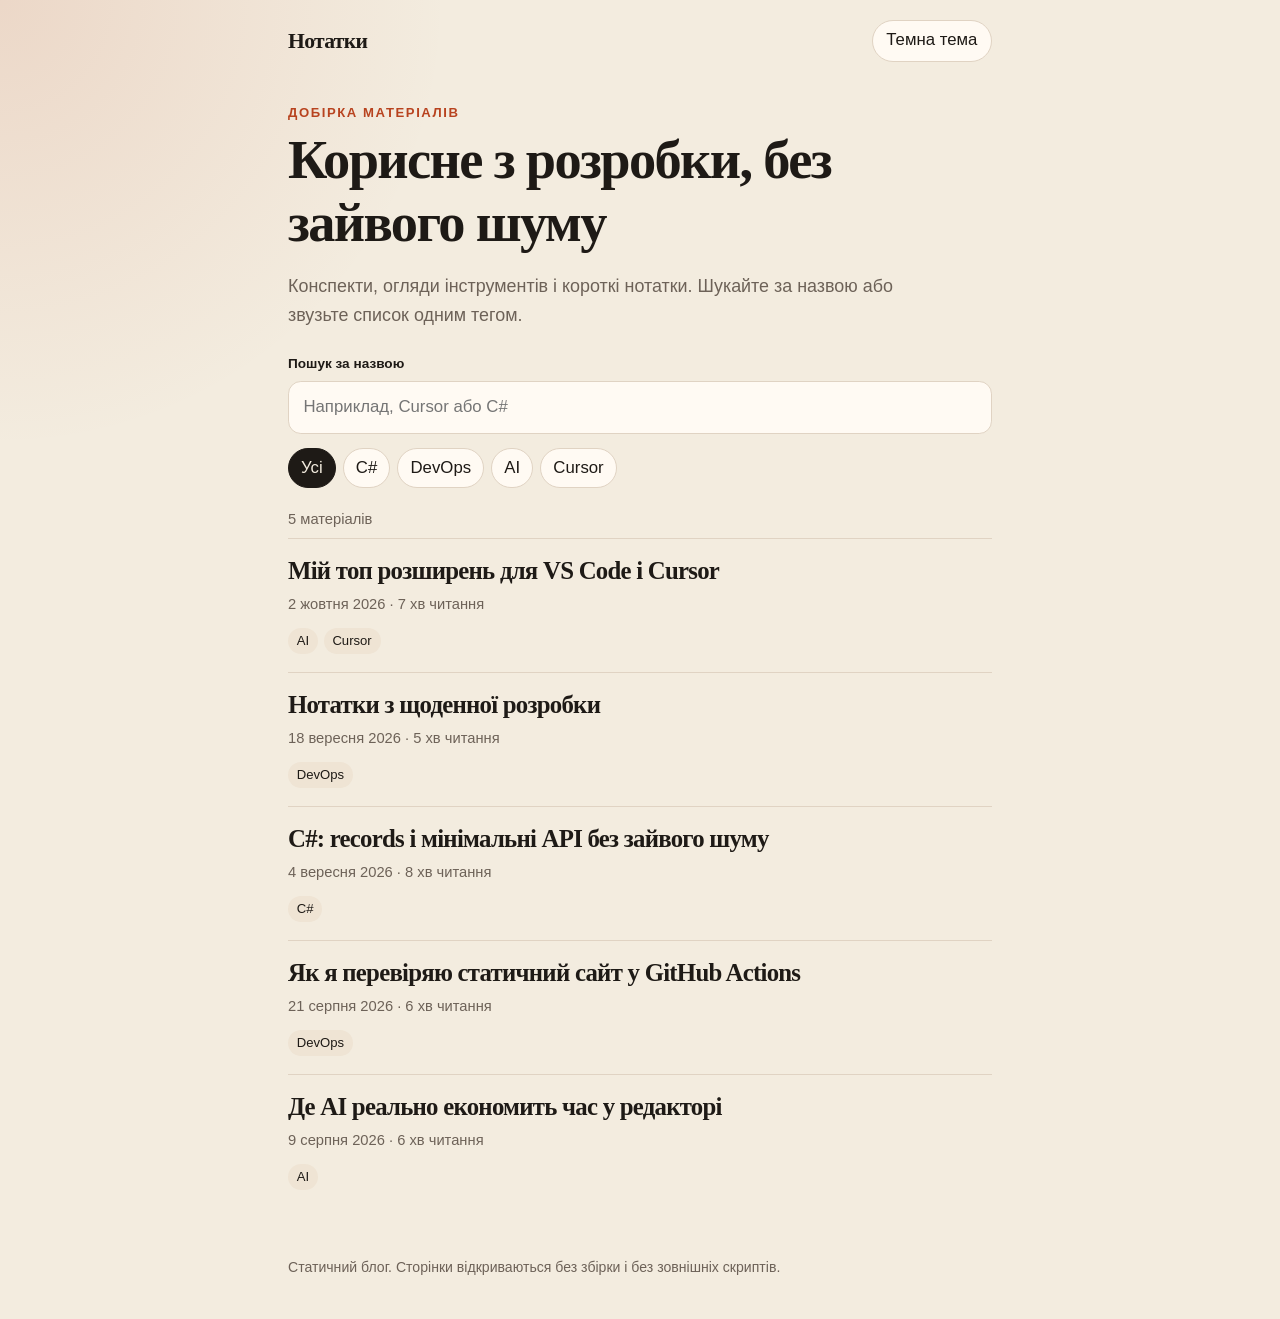
<file: index.html>
<!DOCTYPE html>
<html lang="uk">
<head>
  <meta charset="utf-8">
  <meta name="viewport" content="width=device-width, initial-scale=1">
  <title>Нотатки — добірка для розробки</title>
  <meta name="description" content="Короткі статті про C#, DevOps, AI та інструменти в редакторі.">
  <link rel="icon" href="assets/favicon.svg" type="image/svg+xml">
  <link rel="stylesheet" href="css/main.css">
  <script>
    (function () {
      try {
        var stored = localStorage.getItem("theme");
        var theme = stored || (window.matchMedia("(prefers-color-scheme: dark)").matches ? "dark" : "light");
        document.documentElement.setAttribute("data-theme", theme);
      } catch (error) {
        document.documentElement.setAttribute("data-theme", "light");
      }
    })();
  </script>
</head>
<body>
  <header class="site-header">
    <a class="brand" href="./">Нотатки</a>
    <button type="button" class="theme-toggle" data-theme-toggle>Темна тема</button>
  </header>
  <main class="page">
    <p class="kicker">Добірка матеріалів</p>
    <h1>Корисне з розробки, без зайвого шуму</h1>
    <p class="lede">Конспекти, огляди інструментів і короткі нотатки. Шукайте за назвою або звузьте список одним тегом.</p>
    <div class="toolbar">
      <label class="search">
        <span class="search-label">Пошук за назвою</span>
        <input id="search" type="search" placeholder="Наприклад, Cursor або C#" autocomplete="off">
      </label>
      <div id="tag-filters" class="tags" role="group" aria-label="Фільтр за тегами"></div>
    </div>
    <p id="result-meta" class="result-meta"></p>
    <ul id="card-list" class="cards"></ul>
    <p id="empty" class="empty" hidden>Нічого не знайдено. Спробуйте іншу назву або скиньте тег.</p>
  </main>
  <footer class="site-footer">Статичний блог. Сторінки відкриваються без збірки і без зовнішніх скриптів.</footer>
  <script src="js/posts.js"></script>
  <script src="js/theme.js"></script>
  <script src="js/home.js"></script>
</body>
</html>
</file>
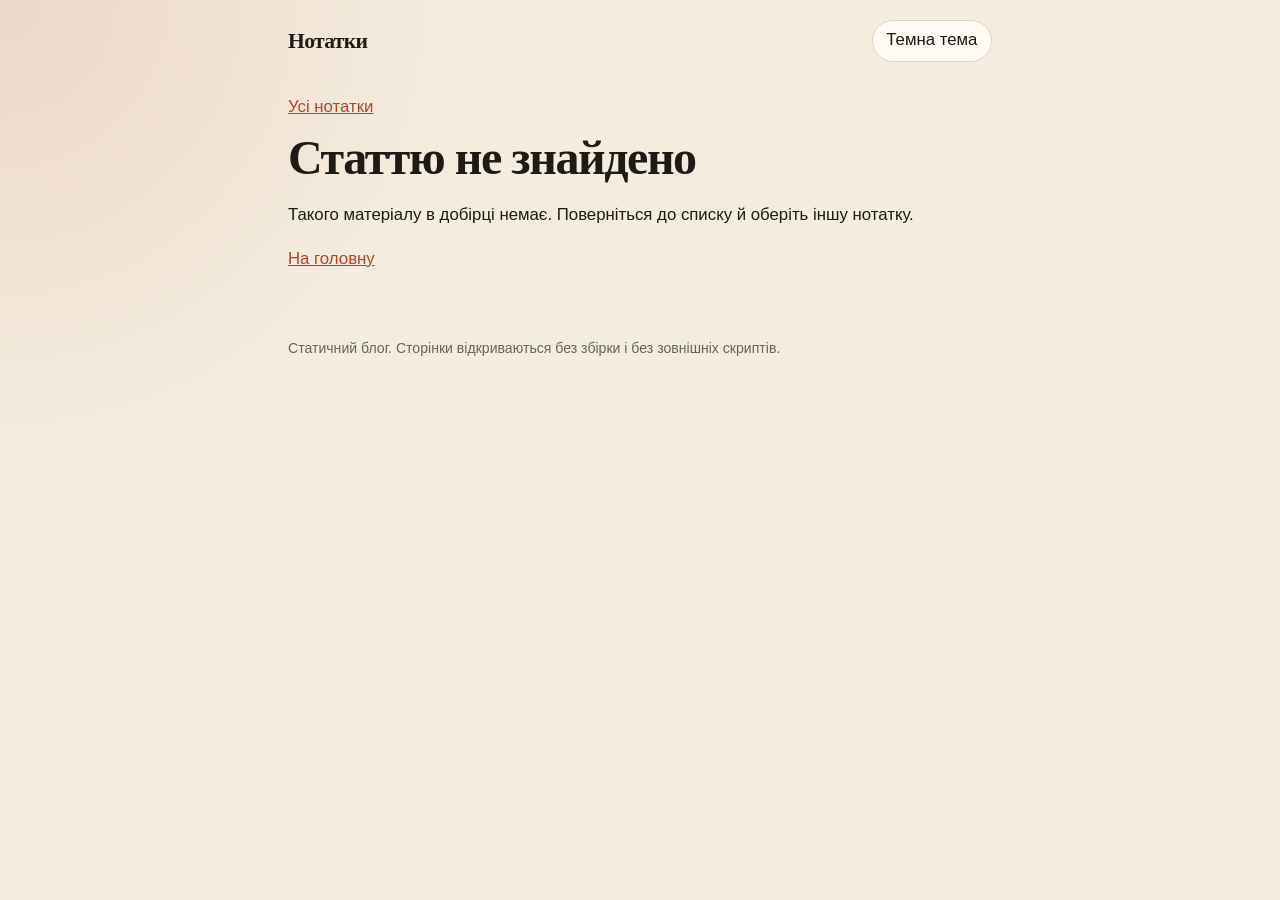
<file: article.html>
<!DOCTYPE html>
<html lang="uk">
<head>
  <meta charset="utf-8">
  <meta name="viewport" content="width=device-width, initial-scale=1">
  <title>Стаття — Нотатки</title>
  <meta name="description" content="Нотатка з добірки матеріалів про розробку.">
  <link rel="icon" href="assets/favicon.svg" type="image/svg+xml">
  <link rel="stylesheet" href="css/main.css">
  <script>
    (function () {
      try {
        var stored = localStorage.getItem("theme");
        var theme = stored || (window.matchMedia("(prefers-color-scheme: dark)").matches ? "dark" : "light");
        document.documentElement.setAttribute("data-theme", theme);
      } catch (error) {
        document.documentElement.setAttribute("data-theme", "light");
      }
    })();
  </script>
</head>
<body>
  <header class="site-header">
    <a class="brand" href="./">Нотатки</a>
    <button type="button" class="theme-toggle" data-theme-toggle>Темна тема</button>
  </header>
  <main class="page article-page">
    <p class="back"><a href="./">Усі нотатки</a></p>
    <article id="article" hidden></article>
    <section id="missing" hidden>
      <h1>Статтю не знайдено</h1>
      <p>Такого матеріалу в добірці немає. Поверніться до списку й оберіть іншу нотатку.</p>
      <p><a class="text-link" href="./">На головну</a></p>
    </section>
  </main>
  <footer class="site-footer">Статичний блог. Сторінки відкриваються без збірки і без зовнішніх скриптів.</footer>
  <script src="js/posts.js"></script>
  <script src="js/theme.js"></script>
  <script src="js/article.js"></script>
</body>
</html>
</file>
<file: css/main.css>
:root {
  color-scheme: light;
  --bg: #f3ecdf;
  --bg-elev: #fffaf3;
  --ink: #1e1a16;
  --muted: #6d6258;
  --line: #e0d3c3;
  --accent: #b8431f;
  --code-bg: #241f1b;
  --code-ink: #f6efe6;
  --chip: #efe4d4;
  --chip-ink: #1e1a16;
  --chip-active: #1e1a16;
  --chip-active-ink: #f3ecdf;
  --focus: #b8431f;
}

[data-theme="dark"] {
  color-scheme: dark;
  --bg: #14110f;
  --bg-elev: #221c18;
  --ink: #f4eee6;
  --muted: #b5a89c;
  --line: #3a322c;
  --accent: #e88862;
  --code-bg: #0c0a09;
  --code-ink: #f6efe6;
  --chip: #2c2622;
  --chip-ink: #f4eee6;
  --chip-active: #f4eee6;
  --chip-active-ink: #14110f;
  --focus: #e88862;
}

* {
  box-sizing: border-box;
}

html {
  background: var(--bg);
}

body {
  margin: 0;
  min-height: 100vh;
  background:
    radial-gradient(circle at top left, color-mix(in srgb, var(--accent) 12%, transparent), transparent 28rem),
    var(--bg);
  color: var(--ink);
  font-family: "Segoe UI", "Helvetica Neue", sans-serif;
  font-size: 1.05rem;
  line-height: 1.6;
}

a {
  color: inherit;
}

.site-header,
.page,
.site-footer {
  width: min(44rem, calc(100% - 2rem));
  margin-inline: auto;
}

.site-header {
  display: flex;
  align-items: center;
  justify-content: space-between;
  gap: 1rem;
  padding: 1.25rem 0 0.5rem;
}

.brand {
  font-family: Palatino, "Palatino Linotype", "Iowan Old Style", Georgia, serif;
  font-size: 1.35rem;
  font-weight: 700;
  letter-spacing: -0.03em;
  text-decoration: none;
}

.theme-toggle,
.tag,
.search input {
  font: inherit;
}

.theme-toggle,
.tag {
  border: 1px solid var(--line);
  background: var(--bg-elev);
  color: var(--ink);
  border-radius: 999px;
  cursor: pointer;
}

.theme-toggle {
  padding: 0.4rem 0.85rem;
}

.theme-toggle:hover,
.tag:hover,
.text-link:hover,
.card-title:hover {
  color: var(--accent);
}

.page {
  padding-bottom: 3rem;
}

.kicker {
  margin: 2rem 0 0.4rem;
  color: var(--accent);
  font-size: 0.82rem;
  font-weight: 700;
  letter-spacing: 0.12em;
  text-transform: uppercase;
}

h1,
.card-title {
  font-family: Palatino, "Palatino Linotype", "Iowan Old Style", Georgia, serif;
  letter-spacing: -0.03em;
  line-height: 1.15;
}

h1 {
  margin: 0;
  font-size: clamp(2.1rem, 5vw, 3.4rem);
  font-weight: 700;
}

.lede {
  max-width: 38rem;
  color: var(--muted);
  font-size: 1.12rem;
}

.toolbar {
  display: grid;
  gap: 0.9rem;
  margin-top: 1.5rem;
}

.search {
  display: grid;
  gap: 0.35rem;
}

.search-label {
  font-size: 0.85rem;
  font-weight: 650;
}

.search input {
  width: 100%;
  padding: 0.75rem 0.9rem;
  border: 1px solid var(--line);
  border-radius: 0.8rem;
  background: var(--bg-elev);
  color: var(--ink);
}

.tags {
  display: flex;
  flex-wrap: wrap;
  gap: 0.45rem;
}

.tag {
  padding: 0.35rem 0.75rem;
}

.tag[aria-pressed="true"] {
  background: var(--chip-active);
  color: var(--chip-active-ink);
  border-color: var(--chip-active);
}

.tag[aria-pressed="true"]:hover {
  color: var(--chip-active-ink);
}

.result-meta {
  margin: 1.25rem 0 0.4rem;
  color: var(--muted);
  font-size: 0.92rem;
}

.cards {
  list-style: none;
  margin: 0;
  padding: 0;
}

.card {
  padding: 1.15rem 0;
  border-top: 1px solid var(--line);
}

.card-title {
  margin: 0;
  font-size: 1.55rem;
  font-weight: 700;
}

.card-title a {
  text-decoration: none;
}

.card-meta,
.article-meta {
  display: flex;
  flex-wrap: wrap;
  gap: 0.35rem 0.8rem;
  margin: 0.45rem 0 0;
  color: var(--muted);
  font-size: 0.92rem;
}

.card-tags,
.article-tags {
  display: flex;
  flex-wrap: wrap;
  gap: 0.35rem;
  margin-top: 0.7rem;
}

.chip {
  display: inline-block;
  padding: 0.15rem 0.55rem;
  border-radius: 999px;
  background: var(--chip);
  color: var(--chip-ink);
  font-size: 0.82rem;
}

.empty {
  padding: 1.5rem 0;
  color: var(--muted);
}

.back {
  margin: 1.5rem 0 0;
}

.back a,
.text-link {
  color: var(--accent);
}

.article-page h1 {
  margin-top: 0.6rem;
  font-size: clamp(2rem, 4.5vw, 3rem);
}

.article-body {
  font-family: Palatino, "Palatino Linotype", "Iowan Old Style", Georgia, serif;
  font-size: 1.18rem;
  line-height: 1.7;
}

.article-body p,
.article-body figure,
.article-body pre {
  margin: 1rem 0;
}

.article-body figure {
  margin: 1.4rem 0;
}

.article-body img {
  display: block;
  width: 100%;
  height: auto;
  border: 1px solid var(--line);
  border-radius: 0.9rem;
  background: var(--bg-elev);
}

.article-body figcaption {
  margin-top: 0.45rem;
  color: var(--muted);
  font-family: "Segoe UI", "Helvetica Neue", sans-serif;
  font-size: 0.88rem;
}

pre {
  overflow: auto;
  padding: 1rem 1.1rem;
  border-radius: 0.9rem;
  background: var(--code-bg);
  color: var(--code-ink);
}

code {
  font-family: Consolas, "Cascadia Mono", "Courier New", monospace;
  font-size: 0.92rem;
}

.site-footer {
  padding: 0 0 2.5rem;
  color: var(--muted);
  font-size: 0.88rem;
}

button:focus-visible,
a:focus-visible,
input:focus-visible {
  outline: 2px solid var(--focus);
  outline-offset: 2px;
}

@media (max-width: 640px) {
  .site-header,
  .page,
  .site-footer {
    width: min(44rem, calc(100% - 1.4rem));
  }

  .card-title {
    font-size: 1.35rem;
  }
}
</file>
